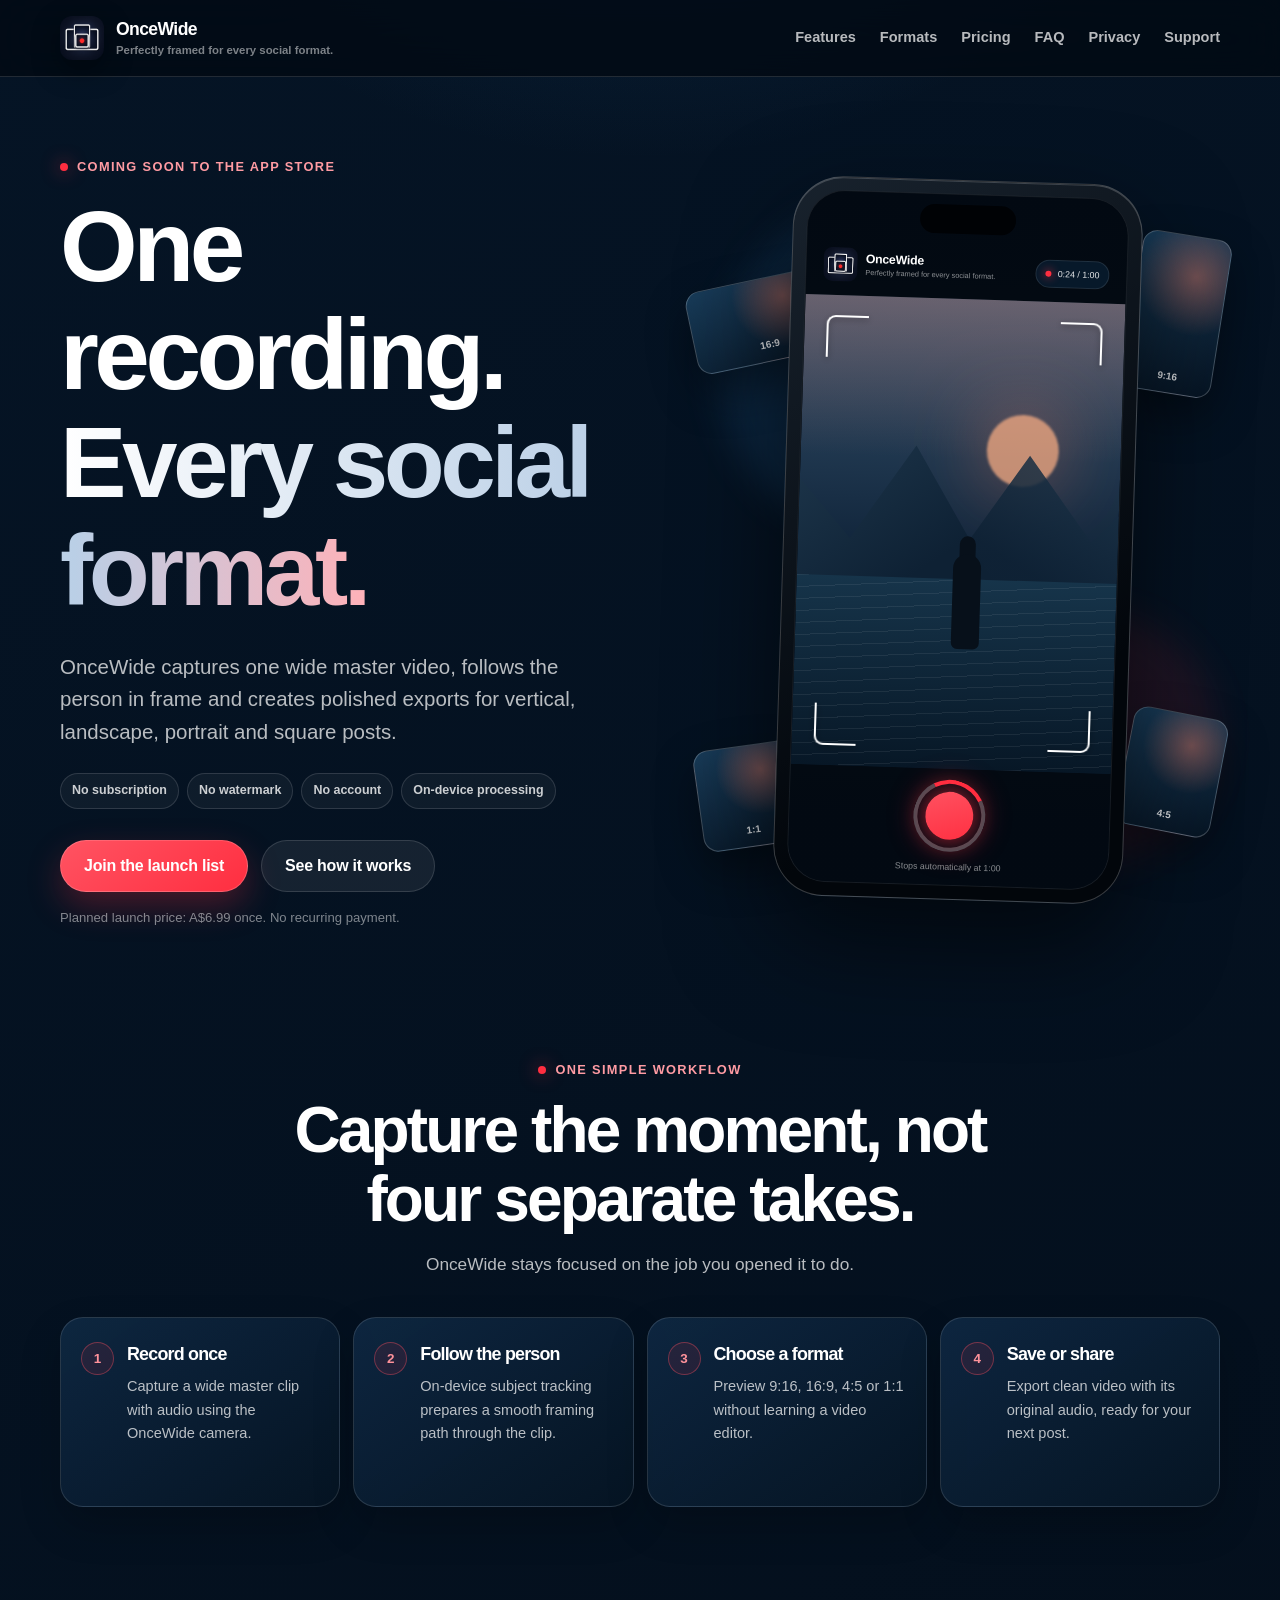
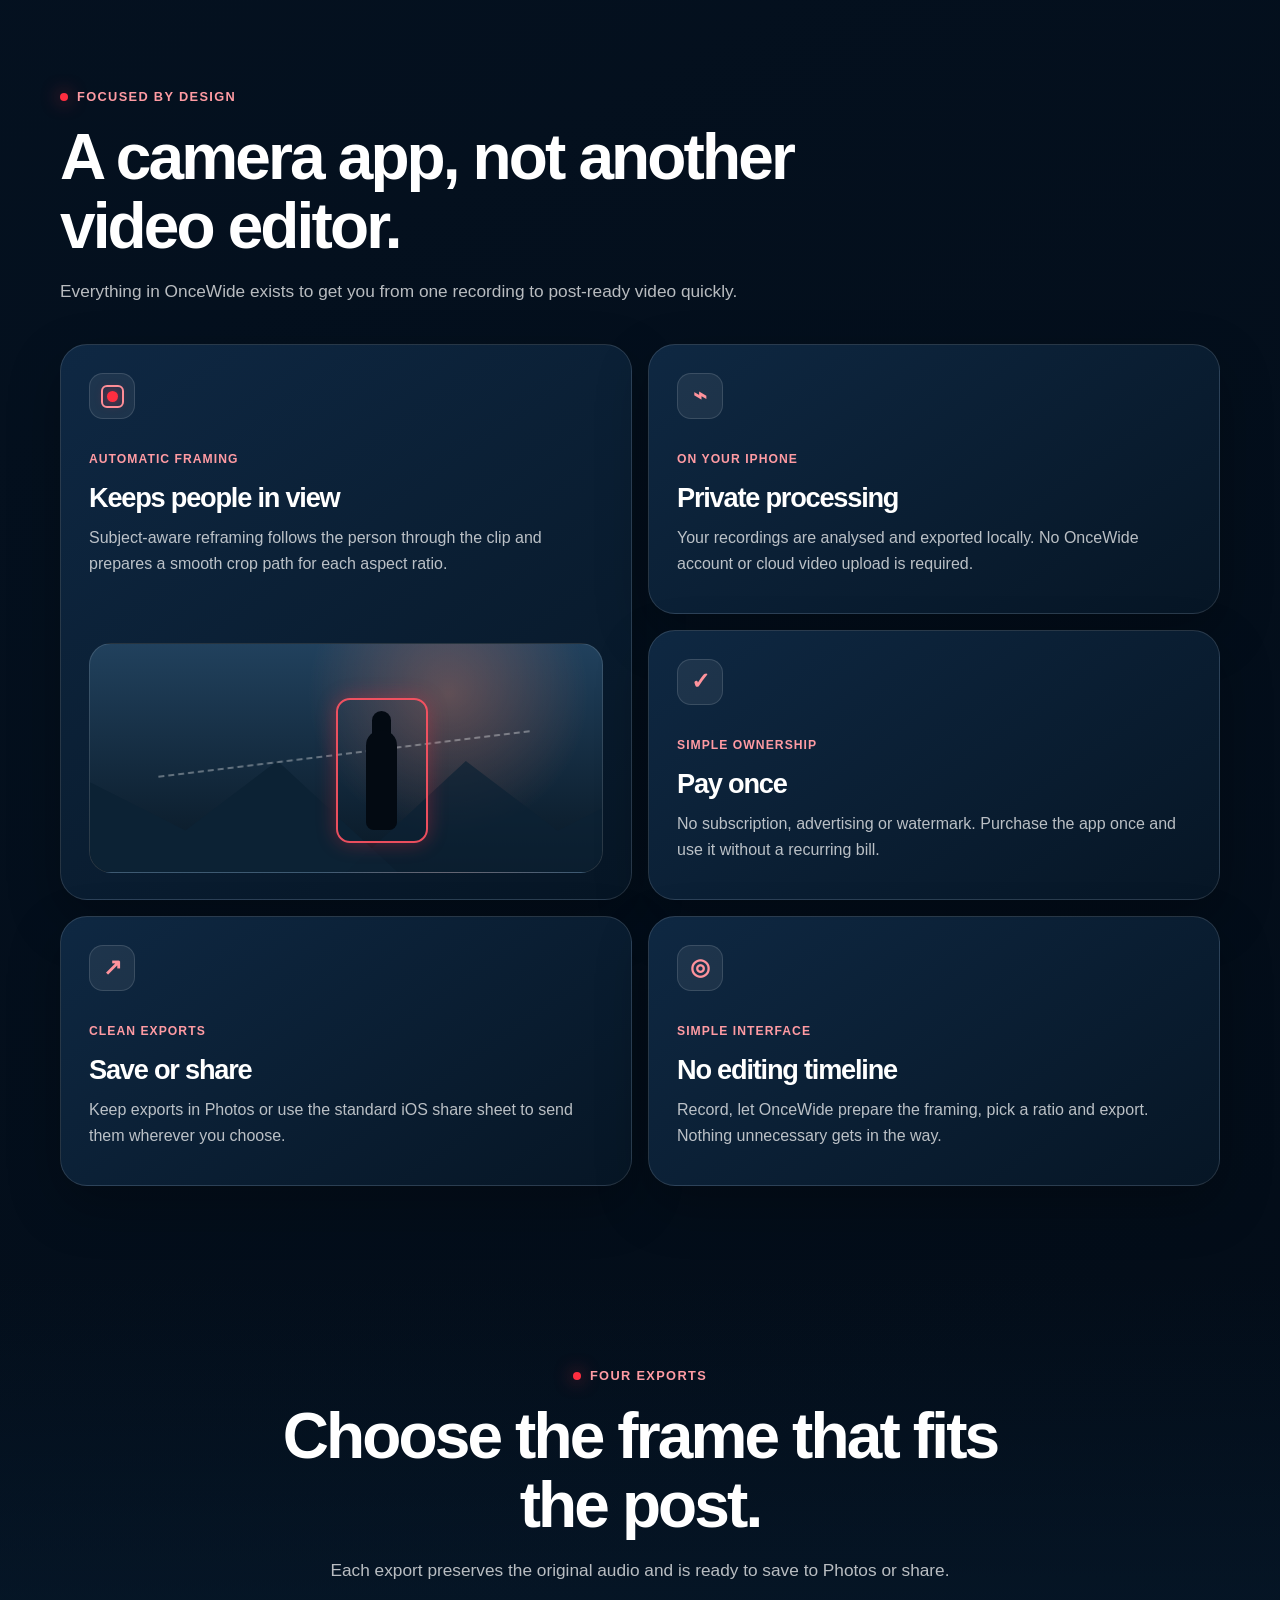
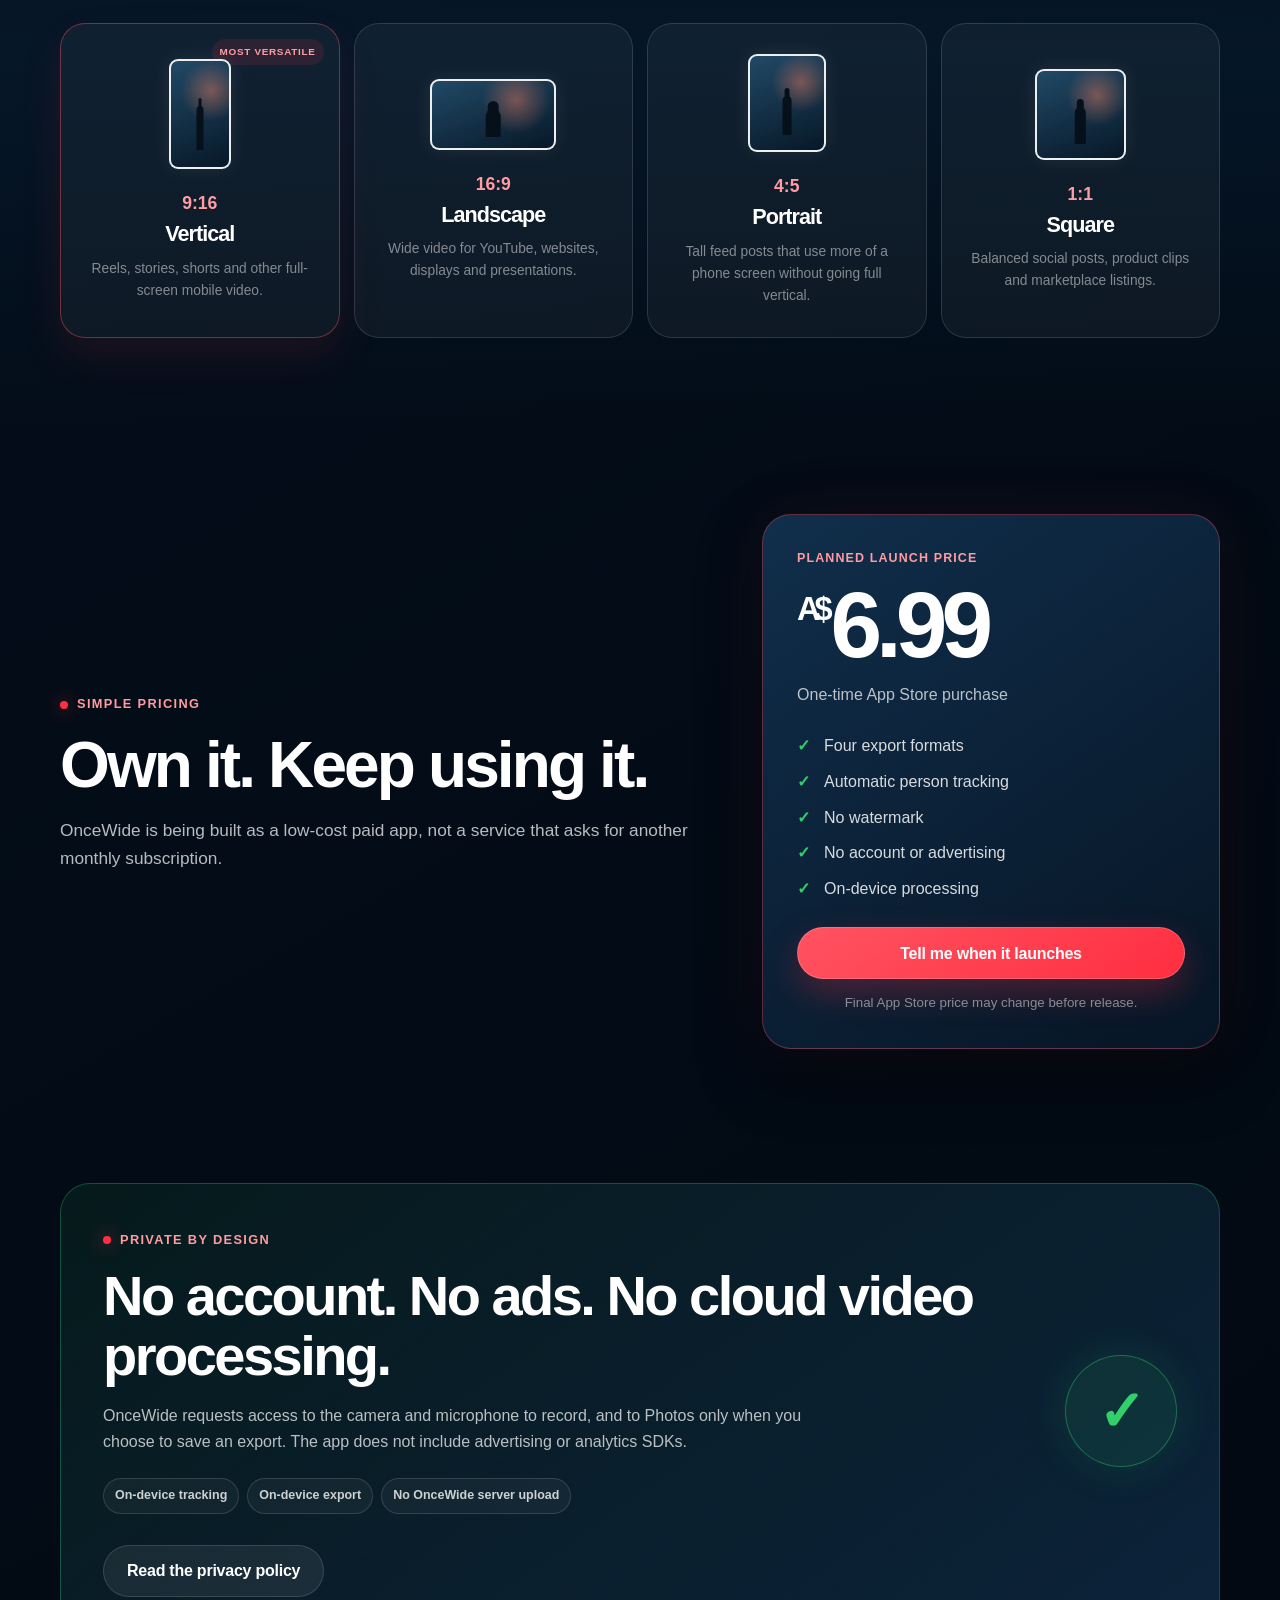
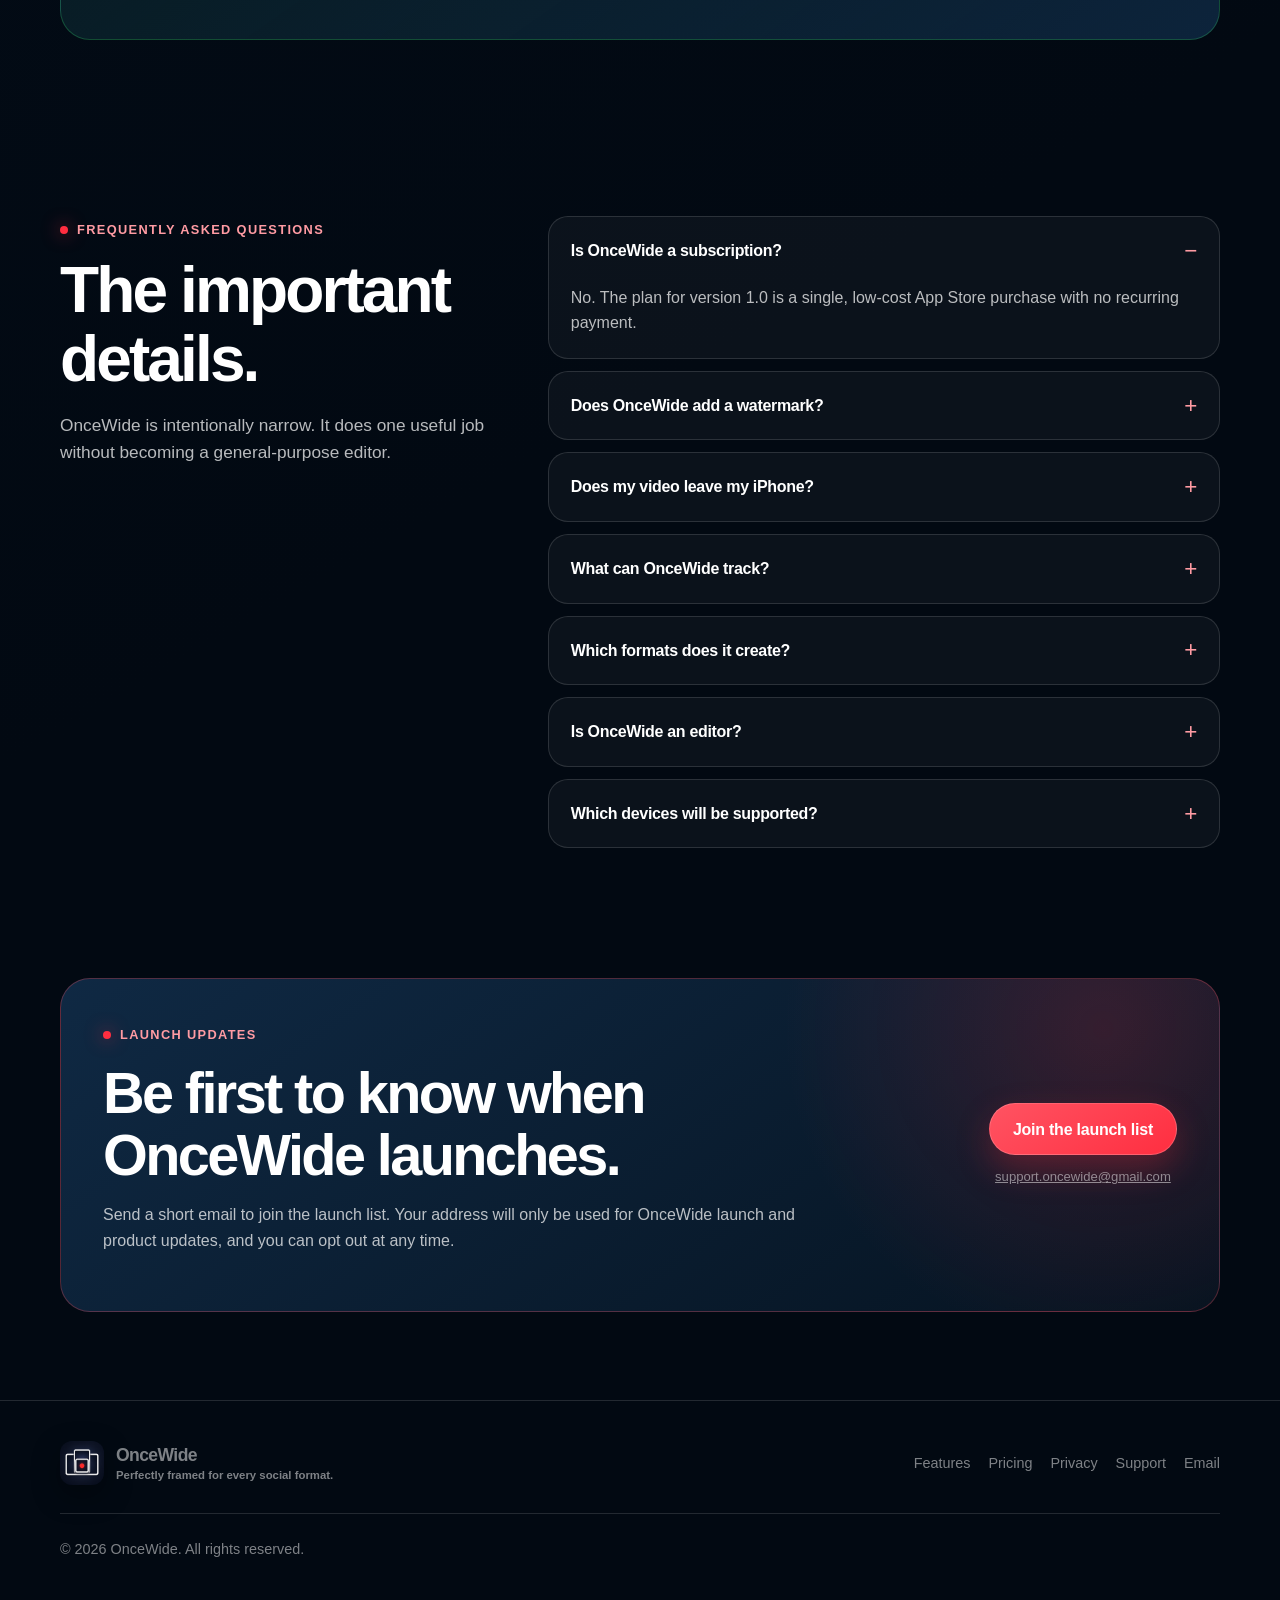
<file: index.html>
<!doctype html>
<html lang="en-AU">
<head>
  <meta charset="utf-8">
  <meta name="viewport" content="width=device-width, initial-scale=1">
  <meta name="description" content="OnceWide records one video and creates subject-aware versions for vertical, landscape, portrait and square posts on your iPhone.">
  <meta name="theme-color" content="#051425">
  <meta name="color-scheme" content="dark">
  <meta property="og:type" content="website">
  <meta property="og:title" content="OnceWide | Perfectly framed for every social format.">
  <meta property="og:description" content="One recording. Four perfectly framed social formats. No subscription, watermark or account.">
  <meta property="og:image" content="assets/app-icon.png">
  <title>OnceWide | Perfectly framed for every social format.</title>
  <link rel="icon" href="assets/app-icon.png">
  <link rel="apple-touch-icon" href="assets/app-icon.png">
  <link rel="manifest" href="manifest.webmanifest">
  <link rel="stylesheet" href="styles.css">
</head>
<body>
  <a class="skip-link" href="#main">Skip to content</a>

  <header class="site-header">
    <div class="wrap nav">
      <a class="brand" href="./" aria-label="OnceWide home">
        <img src="assets/app-icon.png" alt="" width="44" height="44">
        <span class="brand-copy"><strong>OnceWide</strong><small>Perfectly framed for every social format.</small></span>
      </a>

      <nav class="nav-links" aria-label="Main navigation">
        <a href="#features">Features</a>
        <a href="#formats">Formats</a>
        <a href="#pricing">Pricing</a>
        <a href="#faq">FAQ</a>
        <a href="privacy/">Privacy</a>
        <a href="support/">Support</a>
      </nav>
    </div>
  </header>

  <main id="main">
    <section class="wrap hero" aria-labelledby="hero-title">
      <div class="hero-copy">
        <p class="eyebrow">Coming soon to the App Store</p>
        <h1 id="hero-title">One recording.<br><span>Every social format.</span></h1>
        <p class="hero-lead">OnceWide captures one wide master video, follows the person in frame and creates polished exports for vertical, landscape, portrait and square posts.</p>

        <div class="hero-badges" aria-label="OnceWide benefits">
          <span>No subscription</span>
          <span>No watermark</span>
          <span>No account</span>
          <span>On-device processing</span>
        </div>

        <div class="actions">
          <a class="button button-primary" href="#waitlist">Join the launch list</a>
          <a class="button button-secondary" href="#how-it-works">See how it works</a>
        </div>

        <p class="microcopy">Planned launch price: A$6.99 once. No recurring payment.</p>
      </div>

      <div class="phone-stage" aria-label="Illustration of OnceWide creating four video formats from one recording">
        <div class="ambient ambient-one"></div>
        <div class="ambient ambient-two"></div>
        <div class="phone-shell">
          <div class="phone-screen">
            <div class="dynamic-island" aria-hidden="true"></div>
            <div class="camera-header">
              <div class="mini-brand">
                <img src="assets/app-icon.png" alt="" width="34" height="34">
                <div><strong>OnceWide</strong><small>Perfectly framed for every social format.</small></div>
              </div>
              <div class="timer-pill"><i></i>0:24 / 1:00</div>
            </div>

            <div class="camera-preview" aria-hidden="true">
              <div class="sun"></div>
              <div class="mountain mountain-a"></div>
              <div class="mountain mountain-b"></div>
              <div class="lake"></div>
              <div class="subject"></div>
              <div class="guide guide-tl"></div>
              <div class="guide guide-tr"></div>
              <div class="guide guide-bl"></div>
              <div class="guide guide-br"></div>
            </div>

            <div class="record-control" aria-hidden="true">
              <div class="record-ring"><div class="record-centre"></div></div>
              <span>Stops automatically at 1:00</span>
            </div>
          </div>
        </div>

        <div class="format-fan" aria-hidden="true">
          <div class="fan-card fan-vertical"><span>9:16</span></div>
          <div class="fan-card fan-landscape"><span>16:9</span></div>
          <div class="fan-card fan-portrait"><span>4:5</span></div>
          <div class="fan-card fan-square"><span>1:1</span></div>
        </div>
      </div>
    </section>

    <section id="how-it-works" class="section section-tight">
      <div class="wrap">
        <div class="section-heading centre">
          <p class="eyebrow">One simple workflow</p>
          <h2>Capture the moment, not four separate takes.</h2>
          <p>OnceWide stays focused on the job you opened it to do.</p>
        </div>

        <ol class="steps">
          <li>
            <span class="step-number">1</span>
            <div><h3>Record once</h3><p>Capture a wide master clip with audio using the OnceWide camera.</p></div>
          </li>
          <li>
            <span class="step-number">2</span>
            <div><h3>Follow the person</h3><p>On-device subject tracking prepares a smooth framing path through the clip.</p></div>
          </li>
          <li>
            <span class="step-number">3</span>
            <div><h3>Choose a format</h3><p>Preview 9:16, 16:9, 4:5 or 1:1 without learning a video editor.</p></div>
          </li>
          <li>
            <span class="step-number">4</span>
            <div><h3>Save or share</h3><p>Export clean video with its original audio, ready for your next post.</p></div>
          </li>
        </ol>
      </div>
    </section>

    <section id="features" class="section">
      <div class="wrap">
        <div class="section-heading">
          <p class="eyebrow">Focused by design</p>
          <h2>A camera app, not another video editor.</h2>
          <p>Everything in OnceWide exists to get you from one recording to post-ready video quickly.</p>
        </div>

        <div class="feature-grid">
          <article class="feature-card feature-card-large">
            <div class="feature-icon"><span class="focus-icon" aria-hidden="true"></span></div>
            <span class="card-kicker">Automatic framing</span>
            <h3>Keeps people in view</h3>
            <p>Subject-aware reframing follows the person through the clip and prepares a smooth crop path for each aspect ratio.</p>
            <div class="tracking-demo" aria-hidden="true">
              <div class="tracking-path"></div>
              <div class="tracking-person"></div>
              <div class="tracking-box"></div>
            </div>
          </article>

          <article class="feature-card">
            <div class="feature-icon">⌁</div>
            <span class="card-kicker">On your iPhone</span>
            <h3>Private processing</h3>
            <p>Your recordings are analysed and exported locally. No OnceWide account or cloud video upload is required.</p>
          </article>

          <article class="feature-card">
            <div class="feature-icon">✓</div>
            <span class="card-kicker">Simple ownership</span>
            <h3>Pay once</h3>
            <p>No subscription, advertising or watermark. Purchase the app once and use it without a recurring bill.</p>
          </article>

          <article class="feature-card">
            <div class="feature-icon">↗</div>
            <span class="card-kicker">Clean exports</span>
            <h3>Save or share</h3>
            <p>Keep exports in Photos or use the standard iOS share sheet to send them wherever you choose.</p>
          </article>

          <article class="feature-card">
            <div class="feature-icon">◎</div>
            <span class="card-kicker">Simple interface</span>
            <h3>No editing timeline</h3>
            <p>Record, let OnceWide prepare the framing, pick a ratio and export. Nothing unnecessary gets in the way.</p>
          </article>
        </div>
      </div>
    </section>

    <section id="formats" class="section formats-section">
      <div class="wrap">
        <div class="section-heading centre">
          <p class="eyebrow">Four exports</p>
          <h2>Choose the frame that fits the post.</h2>
          <p>Each export preserves the original audio and is ready to save to Photos or share.</p>
        </div>

        <div class="ratio-grid">
          <article class="ratio-card featured-ratio">
            <span class="popular-label">Most versatile</span>
            <div class="ratio-shape vertical"><div class="ratio-subject"></div></div>
            <strong>9:16</strong>
            <h3>Vertical</h3>
            <p>Reels, stories, shorts and other full-screen mobile video.</p>
          </article>
          <article class="ratio-card">
            <div class="ratio-shape landscape"><div class="ratio-subject"></div></div>
            <strong>16:9</strong>
            <h3>Landscape</h3>
            <p>Wide video for YouTube, websites, displays and presentations.</p>
          </article>
          <article class="ratio-card">
            <div class="ratio-shape portrait"><div class="ratio-subject"></div></div>
            <strong>4:5</strong>
            <h3>Portrait</h3>
            <p>Tall feed posts that use more of a phone screen without going full vertical.</p>
          </article>
          <article class="ratio-card">
            <div class="ratio-shape square"><div class="ratio-subject"></div></div>
            <strong>1:1</strong>
            <h3>Square</h3>
            <p>Balanced social posts, product clips and marketplace listings.</p>
          </article>
        </div>
      </div>
    </section>

    <section id="pricing" class="section">
      <div class="wrap pricing-layout">
        <div class="section-heading pricing-heading">
          <p class="eyebrow">Simple pricing</p>
          <h2>Own it. Keep using it.</h2>
          <p>OnceWide is being built as a low-cost paid app, not a service that asks for another monthly subscription.</p>
        </div>

        <article class="price-card">
          <p class="price-label">Planned launch price</p>
          <p class="price"><span>A$</span>6.99</p>
          <p class="price-note">One-time App Store purchase</p>
          <ul>
            <li>Four export formats</li>
            <li>Automatic person tracking</li>
            <li>No watermark</li>
            <li>No account or advertising</li>
            <li>On-device processing</li>
          </ul>
          <a class="button button-primary full-button" href="#waitlist">Tell me when it launches</a>
          <small>Final App Store price may change before release.</small>
        </article>
      </div>
    </section>

    <section class="section privacy-section">
      <div class="wrap privacy-panel">
        <div>
          <p class="eyebrow">Private by design</p>
          <h2>No account. No ads. No cloud video processing.</h2>
          <p>OnceWide requests access to the camera and microphone to record, and to Photos only when you choose to save an export. The app does not include advertising or analytics SDKs.</p>
          <div class="privacy-points">
            <span>On-device tracking</span>
            <span>On-device export</span>
            <span>No OnceWide server upload</span>
          </div>
          <div class="actions">
            <a class="button button-secondary" href="privacy/">Read the privacy policy</a>
          </div>
        </div>
        <div class="privacy-mark" aria-hidden="true"><span>✓</span></div>
      </div>
    </section>

    <section id="faq" class="section">
      <div class="wrap faq-layout">
        <div class="section-heading faq-heading">
          <p class="eyebrow">Frequently asked questions</p>
          <h2>The important details.</h2>
          <p>OnceWide is intentionally narrow. It does one useful job without becoming a general-purpose editor.</p>
        </div>

        <div class="faq-list">
          <details open>
            <summary>Is OnceWide a subscription?</summary>
            <p>No. The plan for version 1.0 is a single, low-cost App Store purchase with no recurring payment.</p>
          </details>
          <details>
            <summary>Does OnceWide add a watermark?</summary>
            <p>No. Exports are clean and retain the recording's audio.</p>
          </details>
          <details>
            <summary>Does my video leave my iPhone?</summary>
            <p>OnceWide performs its core detection, tracking, reframing and export processing on your iPhone. It does not upload your recordings to a OnceWide server.</p>
          </details>
          <details>
            <summary>What can OnceWide track?</summary>
            <p>Version 1.0 is designed primarily to follow one clearly visible person. It is not yet an arbitrary object, pet or ball tracker.</p>
          </details>
          <details>
            <summary>Which formats does it create?</summary>
            <p>OnceWide exports 9:16 vertical, 16:9 landscape, 4:5 portrait and 1:1 square video.</p>
          </details>
          <details>
            <summary>Is OnceWide an editor?</summary>
            <p>No. It deliberately avoids timelines, filters, templates and other editing complexity. The workflow is record, process, choose and export.</p>
          </details>
          <details>
            <summary>Which devices will be supported?</summary>
            <p>The initial release is planned for compatible iPhones running iOS 18 or later.</p>
          </details>
        </div>
      </div>
    </section>

    <section id="waitlist" class="section waitlist-section">
      <div class="wrap waitlist-panel">
        <div>
          <p class="eyebrow">Launch updates</p>
          <h2>Be first to know when OnceWide launches.</h2>
          <p>Send a short email to join the launch list. Your address will only be used for OnceWide launch and product updates, and you can opt out at any time.</p>
        </div>
        <div class="waitlist-actions">
          <a class="button button-primary" href="mailto:support.oncewide@gmail.com?subject=Join%20the%20OnceWide%20launch%20list&body=Please%20add%20me%20to%20the%20OnceWide%20launch%20list.%0A%0AYou%20can%20reply%20to%20this%20email%20address%20when%20OnceWide%20launches.">Join the launch list</a>
          <a class="text-link" href="mailto:support.oncewide@gmail.com">support.oncewide@gmail.com</a>
        </div>
      </div>
    </section>
  </main>

  <footer class="site-footer">
    <div class="wrap footer-grid">
      <div class="footer-brand">
        <img src="assets/app-icon.png" alt="" width="44" height="44">
        <div><strong>OnceWide</strong><span>Perfectly framed for every social format.</span></div>
      </div>
      <div class="footer-links">
        <a href="#features">Features</a>
        <a href="#pricing">Pricing</a>
        <a href="privacy/">Privacy</a>
        <a href="support/">Support</a>
        <a href="mailto:support.oncewide@gmail.com">Email</a>
      </div>
      <p class="copyright">© 2026 OnceWide. All rights reserved.</p>
    </div>
  </footer>
</body>
</html>
</file>
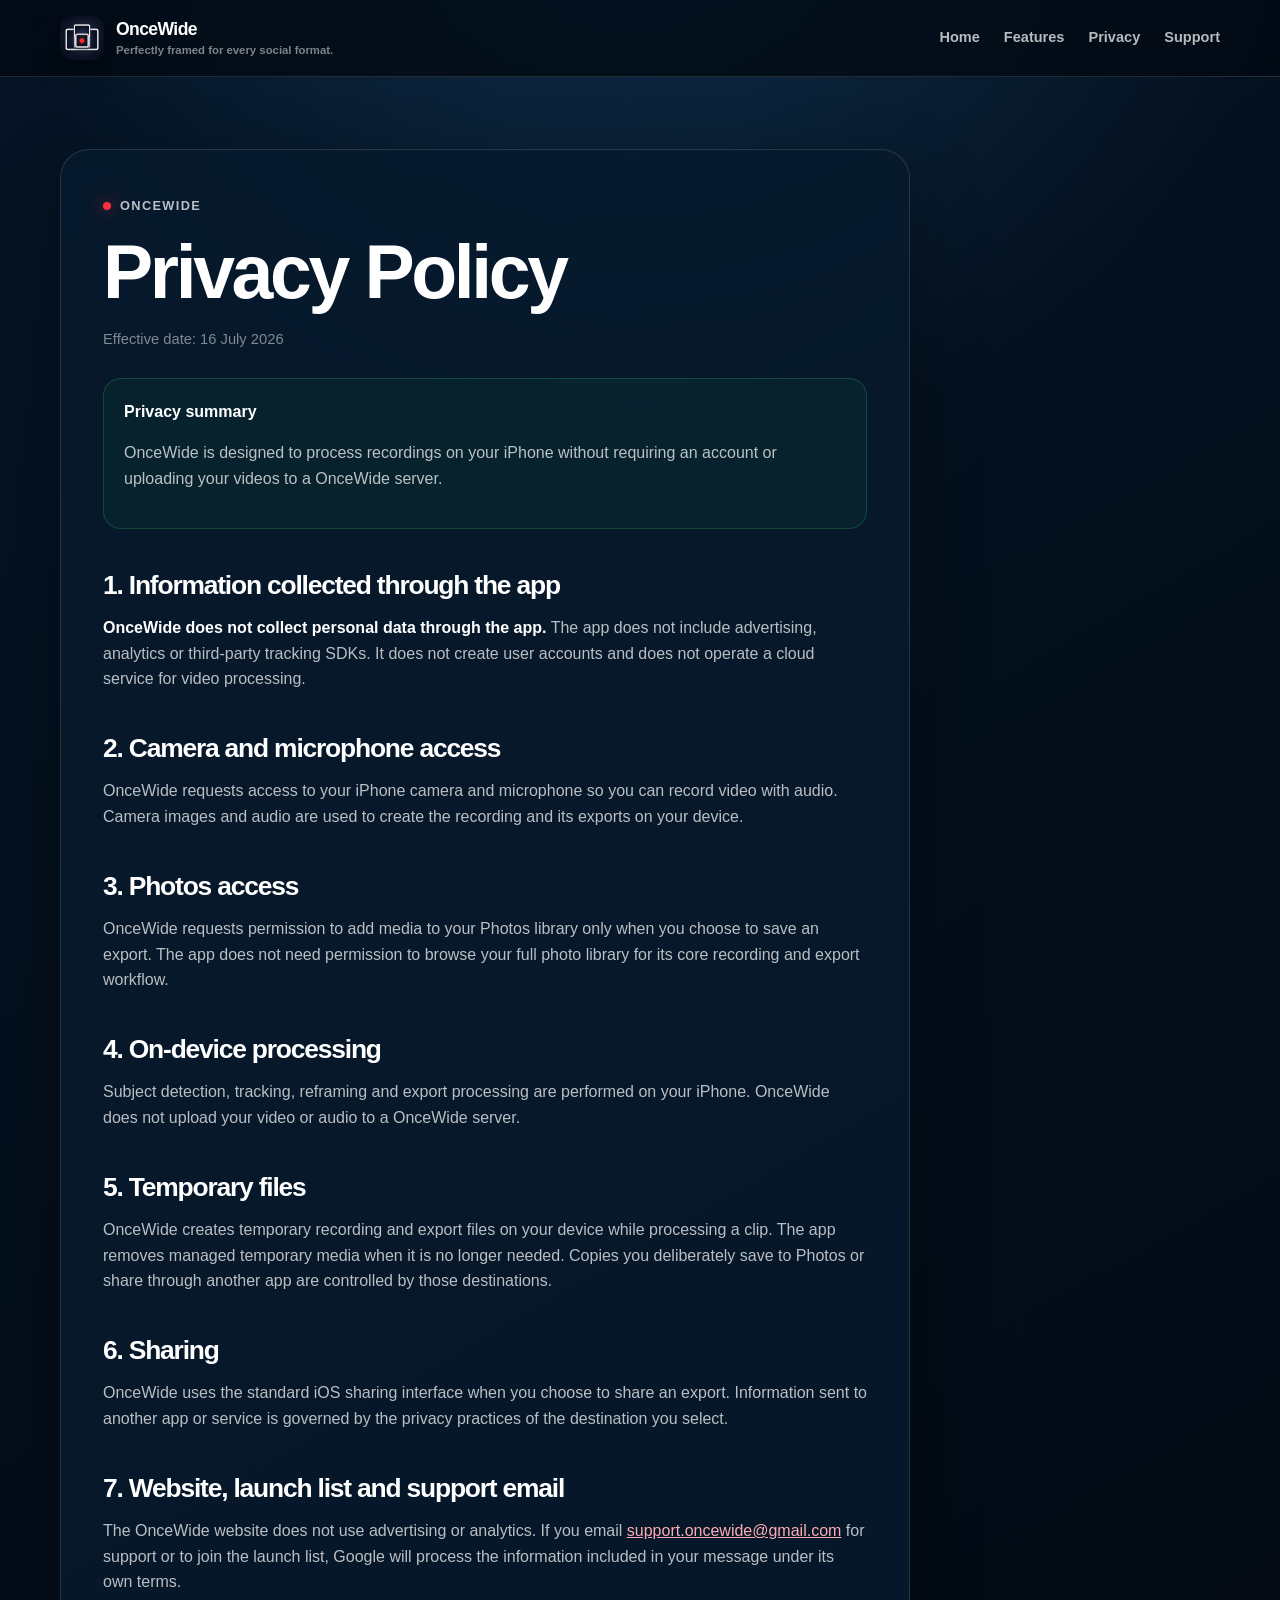
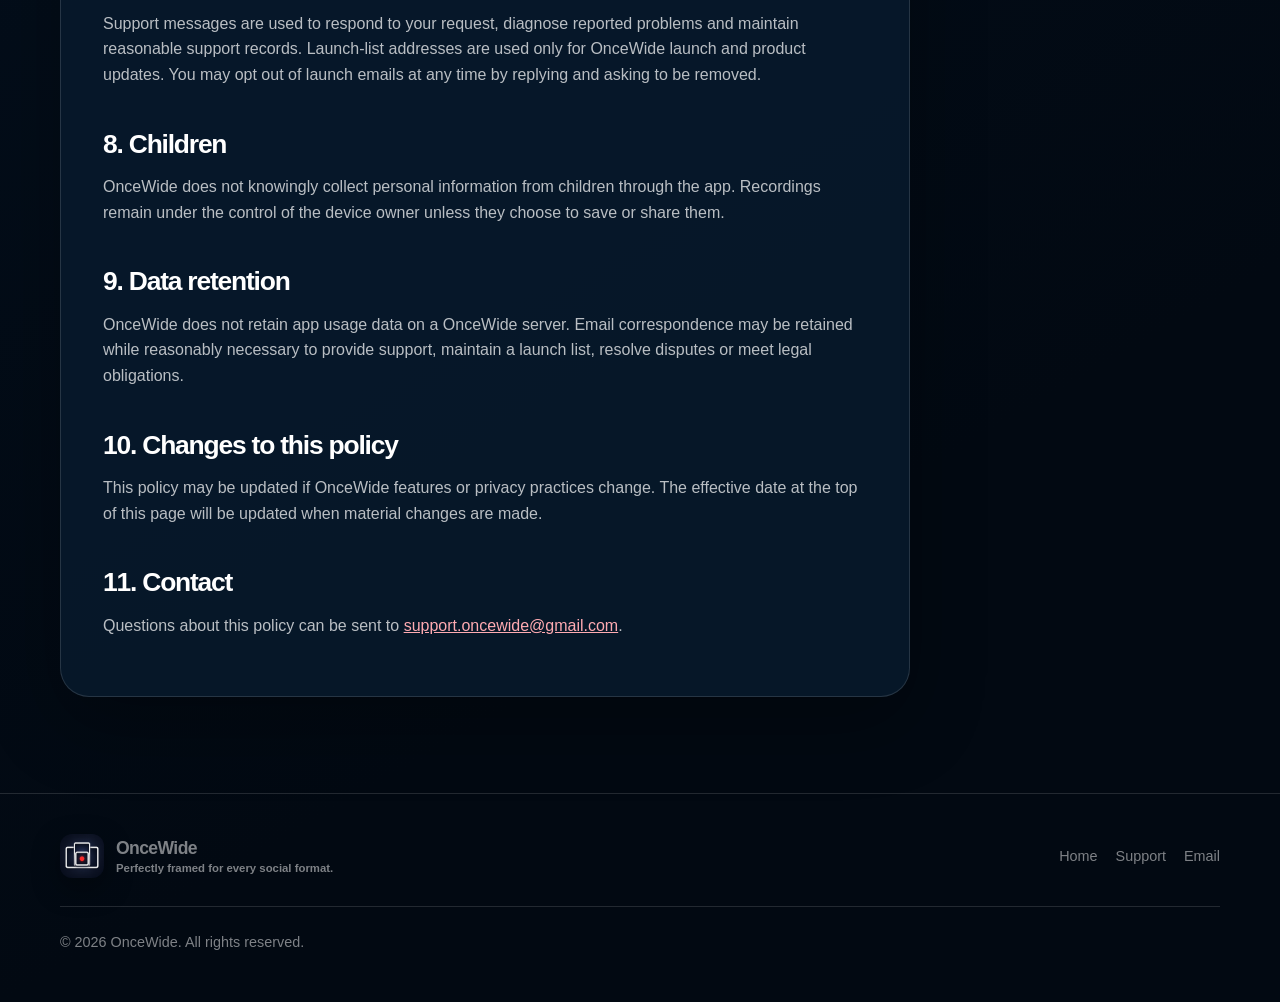
<file: privacy/index.html>
<!doctype html>
<html lang="en-AU">
<head>
  <meta charset="utf-8">
  <meta name="viewport" content="width=device-width, initial-scale=1">
  <meta name="description" content="OnceWide Privacy Policy.">
  <meta name="theme-color" content="#051425">
  <meta name="color-scheme" content="dark">
  <title>Privacy Policy | OnceWide</title>
  <link rel="icon" href="../assets/app-icon.png">
  <link rel="apple-touch-icon" href="../assets/app-icon.png">
  <link rel="stylesheet" href="../styles.css">
</head>
<body>
  <a class="skip-link" href="#main">Skip to content</a>
  <header class="site-header">
    <div class="wrap nav">
      <a class="brand" href="../" aria-label="OnceWide home">
        <img src="../assets/app-icon.png" alt="" width="44" height="44">
        <span class="brand-copy"><strong>OnceWide</strong><small>Perfectly framed for every social format.</small></span>
      </a>
      <nav class="nav-links" aria-label="Main navigation">
        <a href="../">Home</a>
        <a href="../#features">Features</a>
        <a href="../privacy/" aria-current="page">Privacy</a>
        <a href="../support/">Support</a>
      </nav>
    </div>
  </header>

  <main id="main" class="content-page">
    <div class="wrap">
      <article class="content-shell">
        <p class="eyebrow">OnceWide</p>
        <h1>Privacy Policy</h1>
        <p class="updated">Effective date: 16 July 2026</p>

        <div class="content-note">
          <strong>Privacy summary</strong>
          <p>OnceWide is designed to process recordings on your iPhone without requiring an account or uploading your videos to a OnceWide server.</p>
        </div>

        <h2>1. Information collected through the app</h2>
        <p><strong>OnceWide does not collect personal data through the app.</strong> The app does not include advertising, analytics or third-party tracking SDKs. It does not create user accounts and does not operate a cloud service for video processing.</p>

        <h2>2. Camera and microphone access</h2>
        <p>OnceWide requests access to your iPhone camera and microphone so you can record video with audio. Camera images and audio are used to create the recording and its exports on your device.</p>

        <h2>3. Photos access</h2>
        <p>OnceWide requests permission to add media to your Photos library only when you choose to save an export. The app does not need permission to browse your full photo library for its core recording and export workflow.</p>

        <h2>4. On-device processing</h2>
        <p>Subject detection, tracking, reframing and export processing are performed on your iPhone. OnceWide does not upload your video or audio to a OnceWide server.</p>

        <h2>5. Temporary files</h2>
        <p>OnceWide creates temporary recording and export files on your device while processing a clip. The app removes managed temporary media when it is no longer needed. Copies you deliberately save to Photos or share through another app are controlled by those destinations.</p>

        <h2>6. Sharing</h2>
        <p>OnceWide uses the standard iOS sharing interface when you choose to share an export. Information sent to another app or service is governed by the privacy practices of the destination you select.</p>

        <h2>7. Website, launch list and support email</h2>
        <p>The OnceWide website does not use advertising or analytics. If you email <a href="mailto:support.oncewide@gmail.com">support.oncewide@gmail.com</a> for support or to join the launch list, Google will process the information included in your message under its own terms.</p>
        <p>Support messages are used to respond to your request, diagnose reported problems and maintain reasonable support records. Launch-list addresses are used only for OnceWide launch and product updates. You may opt out of launch emails at any time by replying and asking to be removed.</p>

        <h2>8. Children</h2>
        <p>OnceWide does not knowingly collect personal information from children through the app. Recordings remain under the control of the device owner unless they choose to save or share them.</p>

        <h2>9. Data retention</h2>
        <p>OnceWide does not retain app usage data on a OnceWide server. Email correspondence may be retained while reasonably necessary to provide support, maintain a launch list, resolve disputes or meet legal obligations.</p>

        <h2>10. Changes to this policy</h2>
        <p>This policy may be updated if OnceWide features or privacy practices change. The effective date at the top of this page will be updated when material changes are made.</p>

        <h2>11. Contact</h2>
        <p>Questions about this policy can be sent to <a href="mailto:support.oncewide@gmail.com">support.oncewide@gmail.com</a>.</p>
      </article>
    </div>
  </main>

  <footer class="site-footer">
    <div class="wrap footer-grid">
      <div class="footer-brand">
        <img src="../assets/app-icon.png" alt="" width="44" height="44">
        <div><strong>OnceWide</strong><span>Perfectly framed for every social format.</span></div>
      </div>
      <div class="footer-links">
        <a href="../">Home</a>
        <a href="../support/">Support</a>
        <a href="mailto:support.oncewide@gmail.com">Email</a>
      </div>
      <p class="copyright">© 2026 OnceWide. All rights reserved.</p>
    </div>
  </footer>
</body>
</html>
</file>
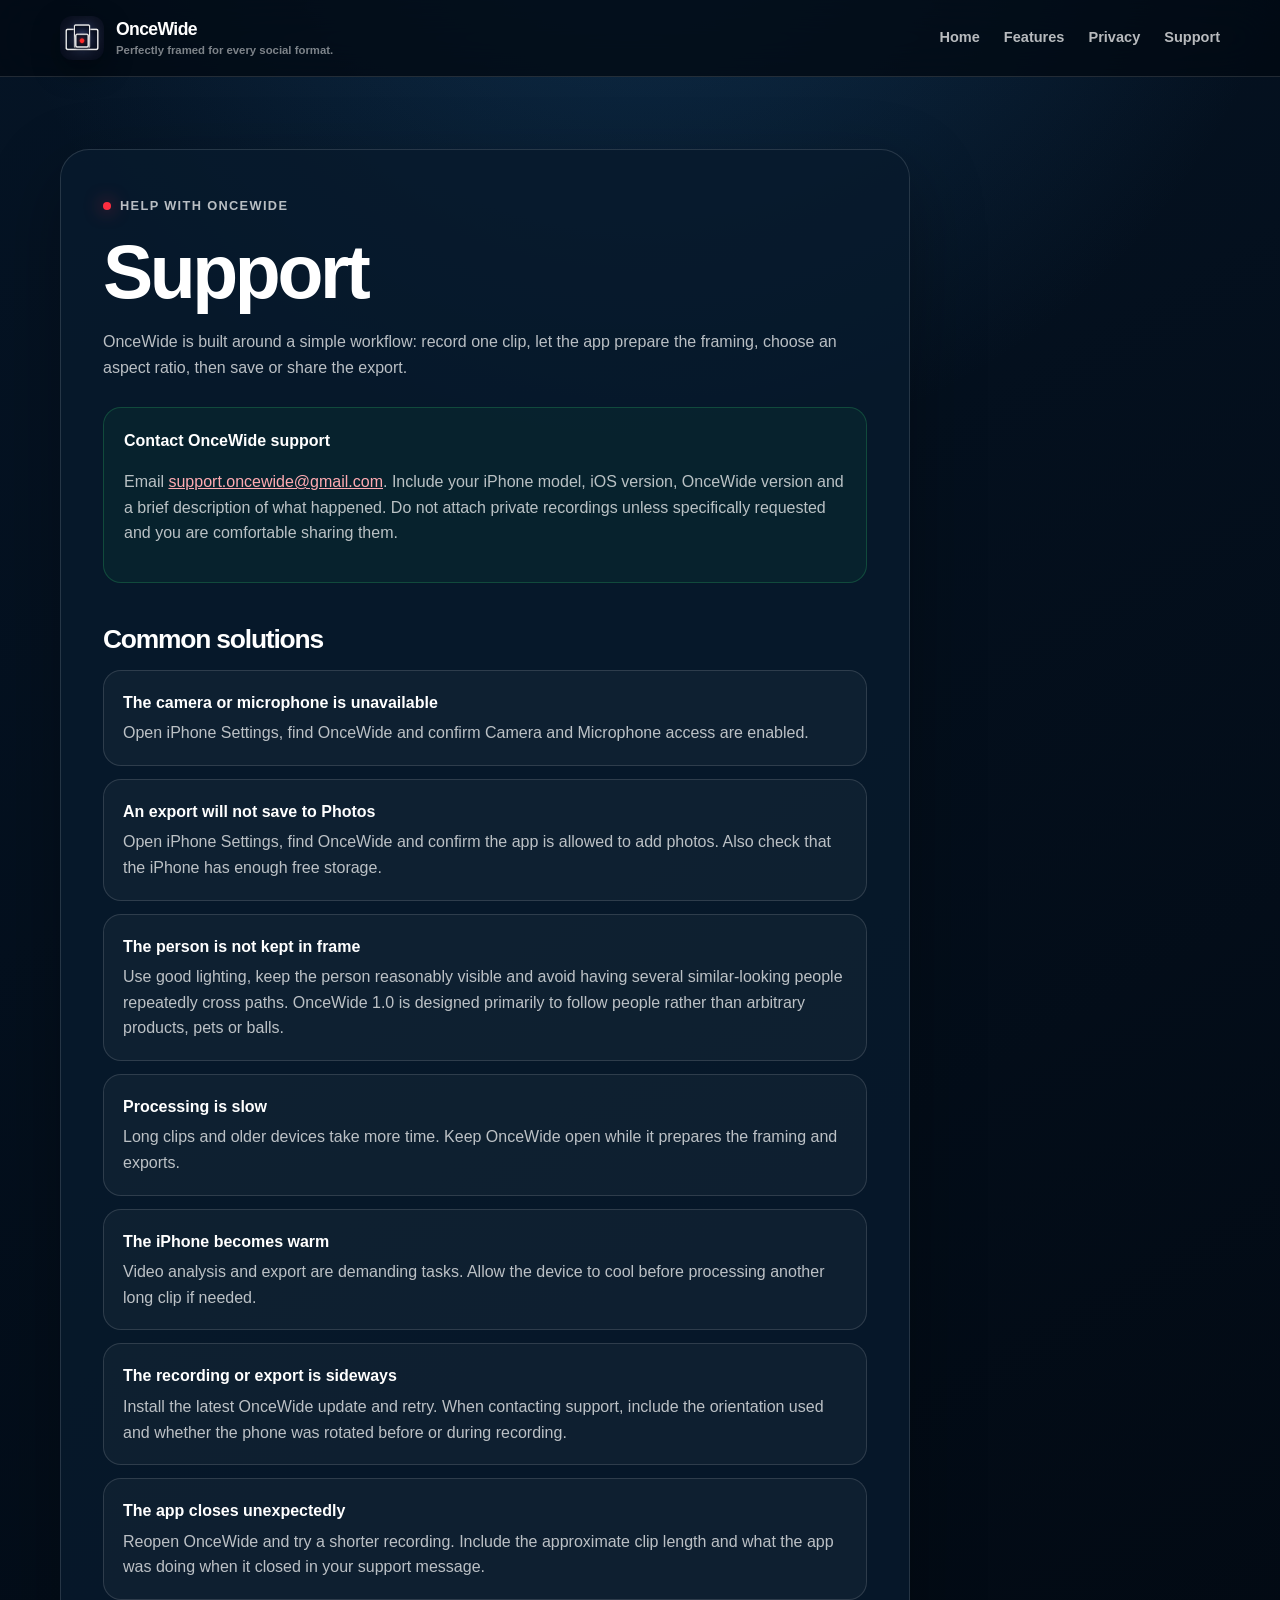
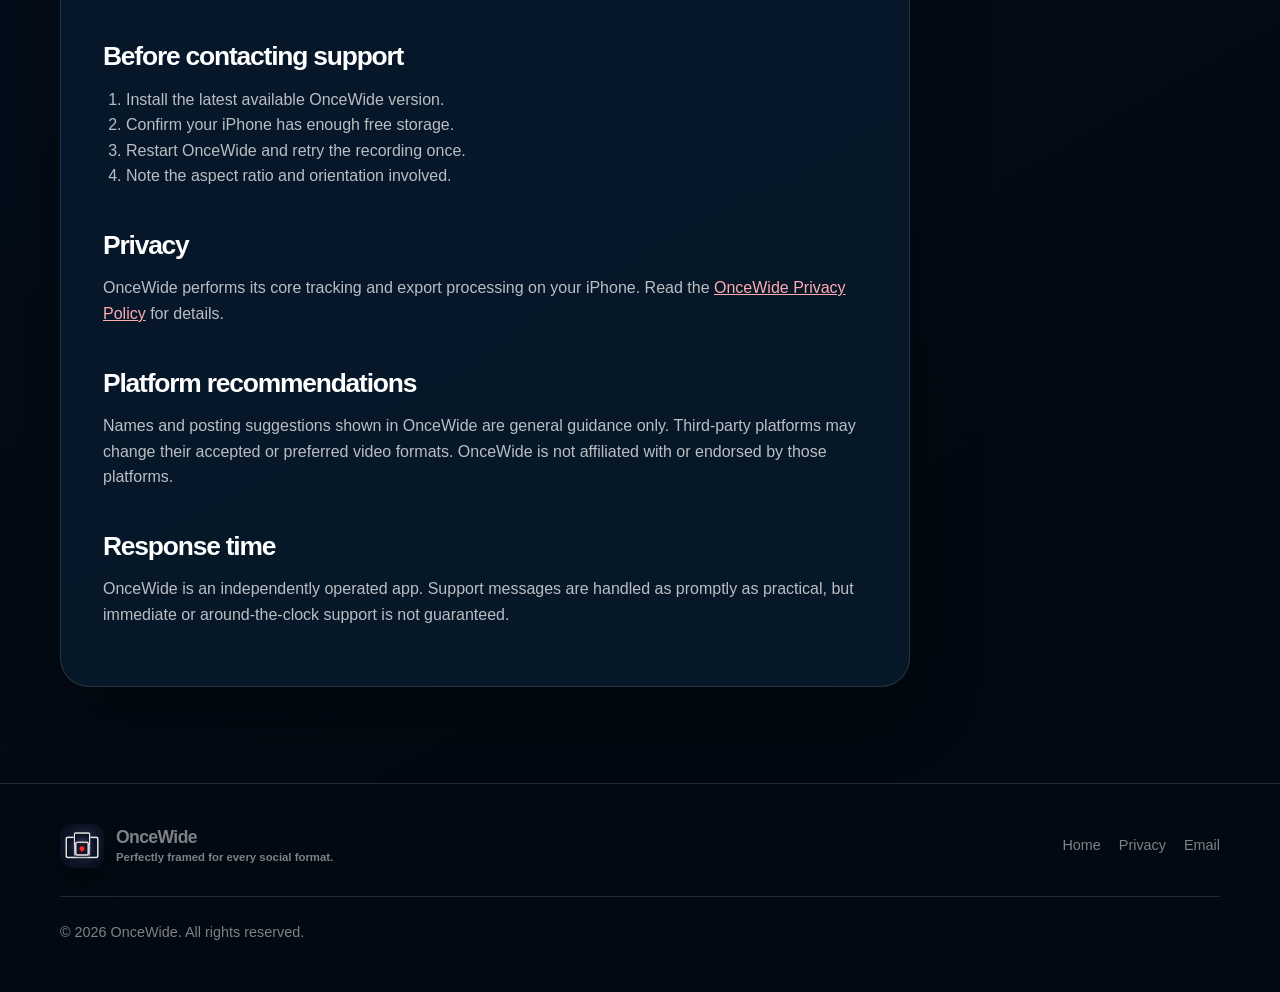
<file: support/index.html>
<!doctype html>
<html lang="en-AU">
<head>
  <meta charset="utf-8">
  <meta name="viewport" content="width=device-width, initial-scale=1">
  <meta name="description" content="Help and support for OnceWide.">
  <meta name="theme-color" content="#051425">
  <meta name="color-scheme" content="dark">
  <title>Support | OnceWide</title>
  <link rel="icon" href="../assets/app-icon.png">
  <link rel="apple-touch-icon" href="../assets/app-icon.png">
  <link rel="stylesheet" href="../styles.css">
</head>
<body>
  <a class="skip-link" href="#main">Skip to content</a>
  <header class="site-header">
    <div class="wrap nav">
      <a class="brand" href="../" aria-label="OnceWide home">
        <img src="../assets/app-icon.png" alt="" width="44" height="44">
        <span class="brand-copy"><strong>OnceWide</strong><small>Perfectly framed for every social format.</small></span>
      </a>
      <nav class="nav-links" aria-label="Main navigation">
        <a href="../">Home</a>
        <a href="../#features">Features</a>
        <a href="../privacy/">Privacy</a>
        <a href="../support/" aria-current="page">Support</a>
      </nav>
    </div>
  </header>

  <main id="main" class="content-page">
    <div class="wrap">
      <article class="content-shell">
        <p class="eyebrow">Help with OnceWide</p>
        <h1>Support</h1>
        <p>OnceWide is built around a simple workflow: record one clip, let the app prepare the framing, choose an aspect ratio, then save or share the export.</p>

        <div class="content-note">
          <strong>Contact OnceWide support</strong>
          <p>Email <a href="mailto:support.oncewide@gmail.com?subject=OnceWide%20Support">support.oncewide@gmail.com</a>. Include your iPhone model, iOS version, OnceWide version and a brief description of what happened. Do not attach private recordings unless specifically requested and you are comfortable sharing them.</p>
        </div>

        <h2>Common solutions</h2>
        <ul class="support-list">
          <li><strong>The camera or microphone is unavailable</strong>Open iPhone Settings, find OnceWide and confirm Camera and Microphone access are enabled.</li>
          <li><strong>An export will not save to Photos</strong>Open iPhone Settings, find OnceWide and confirm the app is allowed to add photos. Also check that the iPhone has enough free storage.</li>
          <li><strong>The person is not kept in frame</strong>Use good lighting, keep the person reasonably visible and avoid having several similar-looking people repeatedly cross paths. OnceWide 1.0 is designed primarily to follow people rather than arbitrary products, pets or balls.</li>
          <li><strong>Processing is slow</strong>Long clips and older devices take more time. Keep OnceWide open while it prepares the framing and exports.</li>
          <li><strong>The iPhone becomes warm</strong>Video analysis and export are demanding tasks. Allow the device to cool before processing another long clip if needed.</li>
          <li><strong>The recording or export is sideways</strong>Install the latest OnceWide update and retry. When contacting support, include the orientation used and whether the phone was rotated before or during recording.</li>
          <li><strong>The app closes unexpectedly</strong>Reopen OnceWide and try a shorter recording. Include the approximate clip length and what the app was doing when it closed in your support message.</li>
        </ul>

        <h2>Before contacting support</h2>
        <ol>
          <li>Install the latest available OnceWide version.</li>
          <li>Confirm your iPhone has enough free storage.</li>
          <li>Restart OnceWide and retry the recording once.</li>
          <li>Note the aspect ratio and orientation involved.</li>
        </ol>

        <h2>Privacy</h2>
        <p>OnceWide performs its core tracking and export processing on your iPhone. Read the <a href="../privacy/">OnceWide Privacy Policy</a> for details.</p>

        <h2>Platform recommendations</h2>
        <p>Names and posting suggestions shown in OnceWide are general guidance only. Third-party platforms may change their accepted or preferred video formats. OnceWide is not affiliated with or endorsed by those platforms.</p>

        <h2>Response time</h2>
        <p>OnceWide is an independently operated app. Support messages are handled as promptly as practical, but immediate or around-the-clock support is not guaranteed.</p>
      </article>
    </div>
  </main>

  <footer class="site-footer">
    <div class="wrap footer-grid">
      <div class="footer-brand">
        <img src="../assets/app-icon.png" alt="" width="44" height="44">
        <div><strong>OnceWide</strong><span>Perfectly framed for every social format.</span></div>
      </div>
      <div class="footer-links">
        <a href="../">Home</a>
        <a href="../privacy/">Privacy</a>
        <a href="mailto:support.oncewide@gmail.com">Email</a>
      </div>
      <p class="copyright">© 2026 OnceWide. All rights reserved.</p>
    </div>
  </footer>
</body>
</html>
</file>
<file: styles.css>
:root {
  color-scheme: dark;
  --background: #051425;
  --background-deep: #020912;
  --background-mid: #071a2e;
  --surface: #0b2036;
  --surface-raised: #102b47;
  --surface-soft: rgba(255, 255, 255, 0.055);
  --text: #ffffff;
  --muted: rgba(255, 255, 255, 0.72);
  --faint: rgba(255, 255, 255, 0.49);
  --border: rgba(255, 255, 255, 0.13);
  --border-strong: rgba(255, 255, 255, 0.22);
  --accent: #ff2e40;
  --accent-soft: #ff5362;
  --accent-pale: #ff9ba3;
  --success: #32d06b;
  --warning: #ffad40;
  --max-width: 1160px;
  font-family: -apple-system, BlinkMacSystemFont, "SF Pro Display", "Segoe UI", sans-serif;
}

* { box-sizing: border-box; }

html { scroll-behavior: smooth; }

body {
  margin: 0;
  min-height: 100vh;
  color: var(--text);
  background:
    radial-gradient(circle at 50% -8%, rgba(36, 105, 161, 0.36), transparent 42rem),
    linear-gradient(150deg, var(--background), var(--background-deep) 78%);
  line-height: 1.6;
  -webkit-font-smoothing: antialiased;
  overflow-x: hidden;
}

img { max-width: 100%; }

a { color: inherit; }

button, input, textarea, select { font: inherit; }

.skip-link {
  position: fixed;
  left: 16px;
  top: 12px;
  z-index: 100;
  padding: 10px 14px;
  border-radius: 10px;
  background: white;
  color: #07101b;
  transform: translateY(-160%);
  transition: transform 160ms ease;
}

.skip-link:focus { transform: translateY(0); }

.wrap {
  width: min(calc(100% - 40px), var(--max-width));
  margin: 0 auto;
}

.site-header {
  position: sticky;
  top: 0;
  z-index: 30;
  border-bottom: 1px solid var(--border);
  background: rgba(2, 9, 18, 0.78);
  backdrop-filter: blur(20px);
  -webkit-backdrop-filter: blur(20px);
}

.nav {
  min-height: 76px;
  display: flex;
  align-items: center;
  justify-content: space-between;
  gap: 28px;
}

.brand,
.footer-brand {
  display: inline-flex;
  align-items: center;
  gap: 12px;
  text-decoration: none;
}

.brand img,
.footer-brand img {
  border-radius: 12px;
  box-shadow: 0 10px 28px rgba(0, 0, 0, 0.34);
}

.brand-copy,
.footer-brand > div {
  display: grid;
  line-height: 1.15;
}

.brand strong,
.footer-brand strong {
  font-size: 1.1rem;
  font-weight: 790;
  letter-spacing: -0.035em;
}

.brand small,
.footer-brand span {
  margin-top: 4px;
  color: var(--faint);
  font-size: 0.71rem;
  font-weight: 580;
}

.nav-links {
  display: flex;
  align-items: center;
  gap: clamp(13px, 2vw, 24px);
}

.nav-links a {
  color: var(--muted);
  text-decoration: none;
  font-size: 0.91rem;
  font-weight: 670;
}

.nav-links a:hover,
.nav-links a:focus-visible,
.footer-links a:hover,
.footer-links a:focus-visible,
.text-link:hover,
.text-link:focus-visible { color: var(--text); }

.hero {
  position: relative;
  display: grid;
  grid-template-columns: minmax(0, 1.02fr) minmax(340px, 0.98fr);
  gap: clamp(50px, 7vw, 90px);
  align-items: center;
  min-height: calc(100svh - 76px);
  padding: 76px 0 84px;
}

.eyebrow {
  display: inline-flex;
  align-items: center;
  gap: 9px;
  margin: 0 0 16px;
  color: var(--accent-pale);
  font-size: 0.8rem;
  font-weight: 800;
  letter-spacing: 0.105em;
  text-transform: uppercase;
}

.eyebrow::before {
  content: "";
  width: 8px;
  height: 8px;
  flex: 0 0 auto;
  border-radius: 50%;
  background: var(--accent);
  box-shadow: 0 0 18px rgba(255, 46, 64, 0.78);
}

h1, h2, h3 {
  line-height: 1.08;
  letter-spacing: -0.045em;
}

h1 {
  max-width: 760px;
  margin: 0;
  font-size: clamp(3.3rem, 7.8vw, 6.45rem);
  font-weight: 835;
}

h1 span {
  background: linear-gradient(90deg, #ffffff, #bacfe6 65%, #ffb1b8);
  -webkit-background-clip: text;
  background-clip: text;
  color: transparent;
}

.hero-lead {
  max-width: 680px;
  margin: 26px 0 0;
  color: var(--muted);
  font-size: clamp(1.05rem, 2vw, 1.28rem);
}

.hero-badges,
.privacy-points {
  display: flex;
  flex-wrap: wrap;
  gap: 8px;
  margin-top: 24px;
}

.hero-badges span,
.privacy-points span {
  padding: 7px 11px;
  border: 1px solid var(--border);
  border-radius: 999px;
  background: rgba(255, 255, 255, 0.045);
  color: rgba(255, 255, 255, 0.79);
  font-size: 0.78rem;
  font-weight: 680;
}

.actions {
  display: flex;
  flex-wrap: wrap;
  gap: 13px;
  margin-top: 31px;
}

.button {
  display: inline-flex;
  align-items: center;
  justify-content: center;
  min-height: 52px;
  padding: 0 23px;
  border: 1px solid var(--border);
  border-radius: 999px;
  text-decoration: none;
  font-weight: 760;
  letter-spacing: -0.015em;
  transition: transform 160ms ease, box-shadow 160ms ease, background 160ms ease;
}

.button:hover,
.button:focus-visible {
  transform: translateY(-2px);
}

.button-primary {
  border-color: rgba(255, 255, 255, 0.18);
  background: linear-gradient(145deg, var(--accent-soft), var(--accent));
  box-shadow: 0 14px 34px rgba(255, 46, 64, 0.27);
}

.button-primary:hover,
.button-primary:focus-visible {
  box-shadow: 0 17px 40px rgba(255, 46, 64, 0.38);
}

.button-secondary { background: rgba(255, 255, 255, 0.07); }

.full-button { width: 100%; }

.microcopy {
  margin: 15px 0 0;
  color: var(--faint);
  font-size: 0.82rem;
}

.phone-stage {
  position: relative;
  width: min(100%, 520px);
  min-height: 730px;
  margin: 0 auto;
  display: grid;
  place-items: center;
  isolation: isolate;
}

.ambient {
  position: absolute;
  z-index: -2;
  border-radius: 50%;
  filter: blur(18px);
  opacity: 0.52;
}

.ambient-one {
  width: 330px;
  height: 330px;
  top: 4%;
  left: 4%;
  background: rgba(41, 125, 193, 0.34);
}

.ambient-two {
  width: 250px;
  height: 250px;
  right: 0;
  bottom: 6%;
  background: rgba(255, 46, 64, 0.2);
}

.phone-shell {
  position: relative;
  z-index: 2;
  width: min(100%, 350px);
  padding: 13px;
  border: 1px solid rgba(255, 255, 255, 0.21);
  border-radius: 50px;
  background: linear-gradient(145deg, #18222d, #02060b 74%);
  box-shadow: 0 42px 100px rgba(0, 0, 0, 0.57), inset 0 1px 0 rgba(255, 255, 255, 0.18);
  transform: rotate(1.8deg);
}

.phone-screen {
  position: relative;
  min-height: 690px;
  overflow: hidden;
  border-radius: 38px;
  border: 1px solid rgba(255, 255, 255, 0.08);
  background: #030a12;
}

.dynamic-island {
  position: absolute;
  z-index: 10;
  left: 50%;
  top: 10px;
  width: 96px;
  height: 29px;
  transform: translateX(-50%);
  border-radius: 99px;
  background: #000205;
}

.camera-header {
  position: relative;
  z-index: 6;
  min-height: 104px;
  display: flex;
  align-items: flex-end;
  justify-content: space-between;
  gap: 10px;
  padding: 35px 17px 14px;
  background: linear-gradient(rgba(2, 9, 18, 0.96), rgba(2, 9, 18, 0.62), transparent);
}

.mini-brand {
  display: flex;
  align-items: center;
  gap: 8px;
  min-width: 0;
}

.mini-brand img { border-radius: 9px; }

.mini-brand > div {
  display: grid;
  min-width: 0;
  line-height: 1.08;
}

.mini-brand strong {
  font-size: 0.77rem;
  letter-spacing: -0.02em;
}

.mini-brand small {
  margin-top: 3px;
  color: rgba(255, 255, 255, 0.55);
  font-size: 0.46rem;
  white-space: nowrap;
}

.timer-pill {
  display: inline-flex;
  align-items: center;
  gap: 6px;
  flex: 0 0 auto;
  padding: 6px 9px;
  border: 1px solid rgba(255, 255, 255, 0.1);
  border-radius: 999px;
  background: rgba(9, 29, 48, 0.84);
  color: rgba(255, 255, 255, 0.9);
  font-size: 0.55rem;
  font-variant-numeric: tabular-nums;
}

.timer-pill i {
  width: 6px;
  height: 6px;
  border-radius: 50%;
  background: var(--accent);
  box-shadow: 0 0 10px var(--accent);
}

.camera-preview {
  position: relative;
  height: 470px;
  overflow: hidden;
  background:
    linear-gradient(180deg, rgba(248, 139, 115, 0.26), transparent 34%),
    linear-gradient(180deg, #36536d, #10243a 55%, #081829);
}

.sun {
  position: absolute;
  top: 114px;
  right: 62px;
  width: 72px;
  height: 72px;
  border-radius: 50%;
  background: rgba(255, 174, 132, 0.74);
  filter: blur(1px);
  box-shadow: 0 0 80px rgba(255, 128, 95, 0.52);
}

.mountain {
  position: absolute;
  bottom: 150px;
  width: 290px;
  height: 210px;
  background: linear-gradient(145deg, #243f55, #0e2134 72%);
  clip-path: polygon(0 100%, 24% 35%, 42% 63%, 64% 18%, 100% 100%);
}

.mountain-a { left: -70px; }
.mountain-b { right: -95px; transform: scaleX(-1) scaleY(0.9); opacity: 0.86; }

.lake {
  position: absolute;
  inset: auto 0 0;
  height: 190px;
  background:
    repeating-linear-gradient(176deg, rgba(255, 255, 255, 0.07) 0 1px, transparent 1px 12px),
    linear-gradient(180deg, #16344a, #071726);
}

.subject {
  position: absolute;
  left: 53%;
  bottom: 120px;
  width: 28px;
  height: 95px;
  transform: translateX(-50%);
  border-radius: 18px 18px 8px 8px;
  background: #07101a;
  box-shadow: 0 -24px 0 -6px #07101a;
}

.guide {
  position: absolute;
  width: 42px;
  height: 42px;
  border-color: rgba(255, 255, 255, 0.92);
  filter: drop-shadow(0 2px 3px rgba(0, 0, 0, 0.4));
}

.guide-tl { left: 22px; top: 20px; border-left: 2px solid; border-top: 2px solid; border-radius: 9px 0 0; }
.guide-tr { right: 22px; top: 20px; border-right: 2px solid; border-top: 2px solid; border-radius: 0 9px 0 0; }
.guide-bl { left: 22px; bottom: 20px; border-left: 2px solid; border-bottom: 2px solid; border-radius: 0 0 0 9px; }
.guide-br { right: 22px; bottom: 20px; border-right: 2px solid; border-bottom: 2px solid; border-radius: 0 0 9px; }

.record-control {
  min-height: 116px;
  display: grid;
  place-items: center;
  align-content: center;
  gap: 8px;
  background: linear-gradient(transparent, rgba(2, 9, 18, 0.92) 42%);
}

.record-control span {
  color: rgba(255, 255, 255, 0.53);
  font-size: 0.55rem;
}

.record-ring {
  display: grid;
  place-items: center;
  width: 72px;
  height: 72px;
  border: 4px solid rgba(255, 255, 255, 0.28);
  border-top-color: var(--accent);
  border-radius: 50%;
  transform: rotate(18deg);
  box-shadow: 0 0 28px rgba(255, 46, 64, 0.25);
}

.record-centre {
  width: 48px;
  height: 48px;
  border-radius: 50%;
  background: linear-gradient(145deg, var(--accent-soft), var(--accent));
  box-shadow: 0 0 23px rgba(255, 46, 64, 0.73);
}

.format-fan {
  position: absolute;
  z-index: 1;
  inset: 0;
  pointer-events: none;
}

.fan-card {
  position: absolute;
  display: grid;
  place-items: end center;
  padding: 8px;
  border: 1px solid rgba(255, 255, 255, 0.22);
  border-radius: 15px;
  background:
    radial-gradient(circle at 65% 25%, rgba(255, 128, 98, 0.4), transparent 45%),
    linear-gradient(160deg, #183b58, #061423);
  box-shadow: 0 20px 45px rgba(0, 0, 0, 0.4);
}

.fan-card span {
  color: rgba(255, 255, 255, 0.82);
  font-size: 0.62rem;
  font-weight: 780;
}

.fan-vertical { right: -4px; top: 8%; width: 90px; height: 160px; transform: rotate(9deg); }
.fan-landscape { left: -8px; top: 14%; width: 150px; height: 84px; transform: rotate(-12deg); }
.fan-portrait { right: -2px; bottom: 10%; width: 96px; height: 120px; transform: rotate(11deg); }
.fan-square { left: 0; bottom: 8%; width: 102px; height: 102px; transform: rotate(-8deg); }

.section { padding: 88px 0; }
.section-tight { padding-top: 44px; }

.section-heading {
  max-width: 760px;
  margin-bottom: 38px;
}

.section-heading.centre {
  margin-left: auto;
  margin-right: auto;
  text-align: center;
}

.section-heading.centre .eyebrow { justify-content: center; }

.section h2,
.content-shell h1 {
  margin: 0;
  font-size: clamp(2.35rem, 5vw, 4.05rem);
  font-weight: 805;
}

.section-heading > p:not(.eyebrow) {
  margin: 17px 0 0;
  color: var(--muted);
  font-size: 1.08rem;
}

.steps {
  display: grid;
  grid-template-columns: repeat(4, minmax(0, 1fr));
  gap: 13px;
  padding: 0;
  margin: 0;
  list-style: none;
}

.steps li {
  position: relative;
  display: flex;
  align-items: flex-start;
  gap: 13px;
  min-height: 190px;
  padding: 24px 20px;
  border: 1px solid var(--border);
  border-radius: 23px;
  background: linear-gradient(145deg, rgba(16, 43, 71, 0.82), rgba(6, 21, 36, 0.86));
  box-shadow: 0 18px 42px rgba(0, 0, 0, 0.2);
}

.step-number {
  display: grid;
  place-items: center;
  flex: 0 0 auto;
  width: 33px;
  height: 33px;
  border: 1px solid rgba(255, 83, 98, 0.38);
  border-radius: 50%;
  background: rgba(255, 46, 64, 0.1);
  color: #ff929b;
  font-size: 0.84rem;
  font-weight: 800;
}

.steps h3 { margin: 3px 0 0; font-size: 1.12rem; }
.steps p { margin: 11px 0 0; color: var(--muted); font-size: 0.91rem; }

.feature-grid {
  display: grid;
  grid-template-columns: repeat(2, minmax(0, 1fr));
  gap: 16px;
}

.feature-card {
  position: relative;
  min-height: 270px;
  padding: 28px;
  overflow: hidden;
  border: 1px solid var(--border);
  border-radius: 27px;
  background: linear-gradient(145deg, rgba(16, 43, 71, 0.9), rgba(7, 23, 39, 0.9));
  box-shadow: 0 20px 52px rgba(0, 0, 0, 0.25);
}

.feature-card-large {
  grid-row: span 2;
  min-height: 556px;
}

.feature-icon {
  display: grid;
  place-items: center;
  width: 46px;
  height: 46px;
  margin-bottom: 26px;
  border: 1px solid var(--border);
  border-radius: 14px;
  background: rgba(255, 255, 255, 0.065);
  color: #ff939c;
  font-size: 1.45rem;
  font-weight: 800;
}

.focus-icon {
  position: relative;
  width: 23px;
  height: 23px;
}

.focus-icon::before,
.focus-icon::after {
  content: "";
  position: absolute;
  inset: 0;
  border: 2px solid #ff939c;
  border-radius: 6px;
}

.focus-icon::after {
  inset: 6px;
  border-radius: 50%;
  background: var(--accent);
  border: 0;
  box-shadow: 0 0 12px rgba(255, 46, 64, 0.7);
}

.card-kicker {
  color: var(--accent-pale);
  font-size: 0.76rem;
  font-weight: 800;
  letter-spacing: 0.085em;
  text-transform: uppercase;
}

.feature-card h3 { margin: 12px 0 0; font-size: 1.7rem; }
.feature-card p { max-width: 560px; margin: 13px 0 0; color: var(--muted); }

.tracking-demo {
  position: absolute;
  left: 28px;
  right: 28px;
  bottom: 26px;
  height: 230px;
  overflow: hidden;
  border: 1px solid var(--border);
  border-radius: 22px;
  background:
    radial-gradient(circle at 70% 22%, rgba(255, 132, 98, 0.3), transparent 35%),
    linear-gradient(180deg, #21415d, #081724);
}

.tracking-demo::before,
.tracking-demo::after {
  content: "";
  position: absolute;
  bottom: 0;
  width: 78%;
  height: 65%;
  background: #0c2234;
  clip-path: polygon(0 100%, 22% 38%, 47% 72%, 70% 25%, 100% 100%);
}

.tracking-demo::before { left: -18%; }
.tracking-demo::after { right: -28%; transform: scaleX(-1); opacity: 0.7; }

.tracking-path {
  position: absolute;
  z-index: 4;
  left: 13%;
  right: 14%;
  top: 48%;
  height: 2px;
  border-top: 2px dashed rgba(255, 255, 255, 0.34);
  transform: rotate(-7deg);
}

.tracking-person {
  position: absolute;
  z-index: 5;
  left: 54%;
  bottom: 42px;
  width: 31px;
  height: 100px;
  border-radius: 16px 16px 8px 8px;
  background: #030a12;
  box-shadow: 0 -25px 0 -6px #030a12;
}

.tracking-box {
  position: absolute;
  z-index: 6;
  left: calc(54% - 30px);
  bottom: 29px;
  width: 92px;
  height: 145px;
  border: 2px solid rgba(255, 83, 98, 0.92);
  border-radius: 14px;
  box-shadow: 0 0 20px rgba(255, 46, 64, 0.33);
}

.formats-section {
  background: linear-gradient(180deg, transparent, rgba(7, 28, 48, 0.62), transparent);
}

.ratio-grid {
  display: grid;
  grid-template-columns: repeat(4, minmax(0, 1fr));
  gap: 14px;
}

.ratio-card {
  position: relative;
  min-height: 315px;
  display: flex;
  flex-direction: column;
  align-items: center;
  justify-content: center;
  padding: 26px 21px;
  border: 1px solid var(--border);
  border-radius: 25px;
  background: rgba(255, 255, 255, 0.042);
  text-align: center;
  transition: transform 180ms ease, border-color 180ms ease, background 180ms ease;
}

.ratio-card:hover {
  transform: translateY(-4px);
  border-color: var(--border-strong);
  background: rgba(255, 255, 255, 0.06);
}

.featured-ratio {
  border-color: rgba(255, 83, 98, 0.42);
  box-shadow: 0 20px 44px rgba(255, 46, 64, 0.1);
}

.popular-label {
  position: absolute;
  top: 15px;
  right: 15px;
  padding: 5px 8px;
  border-radius: 999px;
  background: rgba(255, 46, 64, 0.12);
  color: #ff9da5;
  font-size: 0.62rem;
  font-weight: 800;
  text-transform: uppercase;
  letter-spacing: 0.07em;
}

.ratio-shape {
  position: relative;
  display: grid;
  place-items: center;
  margin-bottom: 20px;
  overflow: hidden;
  border: 2px solid rgba(255, 255, 255, 0.92);
  border-radius: 9px;
  background:
    radial-gradient(circle at 69% 28%, rgba(255, 132, 98, 0.42), transparent 35%),
    linear-gradient(160deg, #214966, #071828);
  box-shadow: 0 0 20px rgba(255, 255, 255, 0.08);
}

.ratio-shape.vertical { width: 62px; height: 110px; }
.ratio-shape.landscape { width: 126px; height: 71px; }
.ratio-shape.portrait { width: 78px; height: 98px; }
.ratio-shape.square { width: 91px; height: 91px; }

.ratio-subject {
  position: absolute;
  left: 50%;
  bottom: 16%;
  width: 12%;
  min-width: 7px;
  height: 42%;
  transform: translateX(-50%);
  border-radius: 99px 99px 5px 5px;
  background: #06101a;
  box-shadow: 0 -10px 0 -2px #06101a;
}

.ratio-card strong {
  color: var(--accent-pale);
  font-size: 1.1rem;
}

.ratio-card h3 { margin: 5px 0 0; font-size: 1.35rem; }
.ratio-card p { margin: 12px 0 0; color: var(--faint); font-size: 0.86rem; }

.pricing-layout {
  display: grid;
  grid-template-columns: minmax(0, 1fr) minmax(330px, 0.72fr);
  gap: 66px;
  align-items: center;
}

.pricing-heading { margin-bottom: 0; }

.price-card {
  position: relative;
  padding: 34px;
  border: 1px solid rgba(255, 83, 98, 0.34);
  border-radius: 29px;
  background: linear-gradient(145deg, rgba(17, 48, 78, 0.96), rgba(7, 22, 38, 0.96));
  box-shadow: 0 26px 65px rgba(0, 0, 0, 0.34), 0 0 70px rgba(255, 46, 64, 0.08);
}

.price-label {
  margin: 0;
  color: var(--accent-pale);
  font-size: 0.78rem;
  font-weight: 800;
  letter-spacing: 0.09em;
  text-transform: uppercase;
}

.price {
  margin: 10px 0 0;
  font-size: clamp(3.8rem, 9vw, 5.8rem);
  font-weight: 840;
  line-height: 1;
  letter-spacing: -0.065em;
}

.price span {
  margin-right: 4px;
  font-size: 0.35em;
  vertical-align: top;
  line-height: 1.9;
}

.price-note { margin: 10px 0 0; color: var(--muted); }

.price-card ul {
  display: grid;
  gap: 10px;
  margin: 26px 0;
  padding: 0;
  list-style: none;
}

.price-card li {
  position: relative;
  padding-left: 27px;
  color: rgba(255, 255, 255, 0.84);
}

.price-card li::before {
  content: "✓";
  position: absolute;
  left: 0;
  color: var(--success);
  font-weight: 850;
}

.price-card small {
  display: block;
  margin-top: 13px;
  color: var(--faint);
  text-align: center;
}

.privacy-section { padding-top: 46px; }

.privacy-panel {
  display: grid;
  grid-template-columns: 1fr auto;
  gap: 36px;
  align-items: center;
  padding: 42px;
  border: 1px solid rgba(50, 208, 107, 0.28);
  border-radius: 30px;
  background: linear-gradient(145deg, rgba(50, 208, 107, 0.08), rgba(16, 43, 71, 0.78));
}

.privacy-panel h2 { font-size: clamp(2.1rem, 4.7vw, 3.5rem); }
.privacy-panel > div > p:not(.eyebrow) { max-width: 720px; color: var(--muted); }

.privacy-mark {
  display: grid;
  place-items: center;
  width: 112px;
  height: 112px;
  border: 1px solid rgba(50, 208, 107, 0.4);
  border-radius: 50%;
  background: rgba(50, 208, 107, 0.1);
  box-shadow: 0 0 44px rgba(50, 208, 107, 0.13);
}

.privacy-mark span { color: var(--success); font-size: 3.5rem; font-weight: 800; }

.faq-layout {
  display: grid;
  grid-template-columns: minmax(0, 0.78fr) minmax(0, 1.22fr);
  gap: 58px;
  align-items: start;
}

.faq-heading {
  position: sticky;
  top: 110px;
  margin-bottom: 0;
}

.faq-list {
  display: grid;
  gap: 12px;
}

.faq-list details {
  border: 1px solid var(--border);
  border-radius: 20px;
  background: rgba(255, 255, 255, 0.038);
  overflow: hidden;
}

.faq-list summary {
  position: relative;
  padding: 21px 56px 21px 22px;
  cursor: pointer;
  list-style: none;
  font-weight: 760;
  letter-spacing: -0.02em;
}

.faq-list summary::-webkit-details-marker { display: none; }

.faq-list summary::after {
  content: "+";
  position: absolute;
  right: 22px;
  top: 50%;
  transform: translateY(-50%);
  color: var(--accent-pale);
  font-size: 1.4rem;
  font-weight: 450;
}

.faq-list details[open] summary::after { content: "−"; }

.faq-list details p {
  margin: 0;
  padding: 0 22px 22px;
  color: var(--muted);
}

.waitlist-section { padding-top: 42px; }

.waitlist-panel {
  display: grid;
  grid-template-columns: minmax(0, 1fr) auto;
  gap: 42px;
  align-items: center;
  padding: 42px;
  border: 1px solid rgba(255, 83, 98, 0.29);
  border-radius: 30px;
  background:
    radial-gradient(circle at 90% 15%, rgba(255, 46, 64, 0.18), transparent 20rem),
    linear-gradient(145deg, rgba(16, 43, 71, 0.95), rgba(6, 20, 34, 0.95));
}

.waitlist-panel h2 {
  margin: 0;
  max-width: 720px;
  font-size: clamp(2.2rem, 4.5vw, 3.6rem);
}

.waitlist-panel > div > p:not(.eyebrow) { max-width: 720px; color: var(--muted); }

.waitlist-actions {
  display: grid;
  justify-items: center;
  gap: 11px;
}

.text-link {
  color: var(--faint);
  font-size: 0.82rem;
}

.content-page { padding: 72px 0 96px; }

.content-shell {
  max-width: 850px;
  padding: 42px;
  border: 1px solid var(--border);
  border-radius: 29px;
  background: rgba(8, 26, 45, 0.86);
  box-shadow: 0 26px 74px rgba(0, 0, 0, 0.3);
}

.content-shell h1 { font-size: clamp(2.7rem, 6vw, 4.7rem); }
.content-shell h2 { margin: 42px 0 0; font-size: 1.65rem; }
.content-shell h3 { margin: 26px 0 0; font-size: 1.2rem; }
.content-shell p, .content-shell li { color: var(--muted); }
.content-shell strong { color: var(--text); }
.content-shell a { color: #ffabb2; }
.content-shell ul, .content-shell ol { padding-left: 23px; }
.content-shell .updated { color: var(--faint); font-size: 0.92rem; }

.content-note {
  margin: 26px 0;
  padding: 20px;
  border: 1px solid rgba(50, 208, 107, 0.23);
  border-radius: 18px;
  background: rgba(50, 208, 107, 0.055);
}

.support-list {
  display: grid;
  gap: 13px;
  padding: 0 !important;
  list-style: none;
}

.support-list li {
  padding: 19px;
  border: 1px solid var(--border);
  border-radius: 18px;
  background: rgba(255, 255, 255, 0.035);
}

.support-list strong { display: block; margin-bottom: 5px; }

.site-footer {
  padding: 40px 0 48px;
  border-top: 1px solid var(--border);
  color: var(--faint);
  font-size: 0.9rem;
}

.footer-grid {
  display: grid;
  grid-template-columns: 1fr auto;
  gap: 28px;
  align-items: center;
}

.footer-links {
  display: flex;
  flex-wrap: wrap;
  justify-content: flex-end;
  gap: 18px;
}

.footer-links a { text-decoration: none; }

.copyright {
  grid-column: 1 / -1;
  margin: 0;
  padding-top: 24px;
  border-top: 1px solid var(--border);
}

@media (max-width: 980px) {
  .nav-links a:nth-child(-n+3) { display: none; }
  .hero { grid-template-columns: 1fr; padding-top: 66px; }
  .hero-copy { text-align: center; }
  .hero-copy .eyebrow { justify-content: center; }
  .hero-lead { margin-left: auto; margin-right: auto; }
  .hero-badges, .actions { justify-content: center; }
  .phone-stage { min-height: 690px; }
  .steps { grid-template-columns: repeat(2, minmax(0, 1fr)); }
  .feature-card-large { grid-row: auto; min-height: 500px; }
  .ratio-grid { grid-template-columns: repeat(2, minmax(0, 1fr)); }
  .pricing-layout { grid-template-columns: 1fr; gap: 36px; }
  .pricing-heading { max-width: 760px; }
  .faq-layout { grid-template-columns: 1fr; gap: 30px; }
  .faq-heading { position: static; }
  .waitlist-panel { grid-template-columns: 1fr; text-align: center; }
  .waitlist-panel .eyebrow { justify-content: center; }
  .waitlist-panel > div > p:not(.eyebrow) { margin-left: auto; margin-right: auto; }
}

@media (max-width: 680px) {
  .wrap { width: min(calc(100% - 24px), var(--max-width)); }
  .nav { min-height: 66px; }
  .brand-copy small { display: none; }
  .nav-links { gap: 12px; }
  .nav-links a { font-size: 0.85rem; }
  .nav-links a:nth-child(-n+4) { display: none; }
  .hero { min-height: auto; padding: 52px 0 54px; gap: 40px; }
  h1 { font-size: clamp(2.9rem, 15vw, 4.35rem); }
  .hero-badges { max-width: 430px; margin-left: auto; margin-right: auto; }
  .phone-stage { min-height: 610px; transform: scale(0.9); margin-top: -28px; margin-bottom: -28px; }
  .fan-card { opacity: 0.72; }
  .fan-landscape { left: 1px; }
  .fan-vertical { right: 1px; }
  .section { padding: 62px 0; }
  .section-tight { padding-top: 24px; }
  .steps { grid-template-columns: 1fr; }
  .steps li { min-height: auto; }
  .feature-grid { grid-template-columns: 1fr; }
  .feature-card { min-height: auto; }
  .feature-card-large { min-height: 510px; }
  .ratio-grid { grid-template-columns: 1fr 1fr; }
  .ratio-card { min-height: 285px; padding: 23px 14px; }
  .popular-label { display: none; }
  .privacy-panel, .waitlist-panel { padding: 28px 22px; }
  .privacy-panel { grid-template-columns: 1fr; }
  .privacy-mark { display: none; }
  .price-card { padding: 28px 22px; }
  .content-shell { padding: 27px 21px; border-radius: 23px; }
  .footer-grid { grid-template-columns: 1fr; }
  .footer-links { justify-content: flex-start; }
}

@media (max-width: 430px) {
  .ratio-grid { grid-template-columns: 1fr; }
  .phone-stage { transform: scale(0.82); min-height: 560px; margin-top: -54px; margin-bottom: -54px; }
  .brand strong { font-size: 1rem; }
  .footer-links { gap: 13px; }
}

@media (prefers-reduced-motion: reduce) {
  html { scroll-behavior: auto; }
  *, *::before, *::after {
    animation-duration: 0.01ms !important;
    animation-iteration-count: 1 !important;
    transition-duration: 0.01ms !important;
  }
}
</file>
